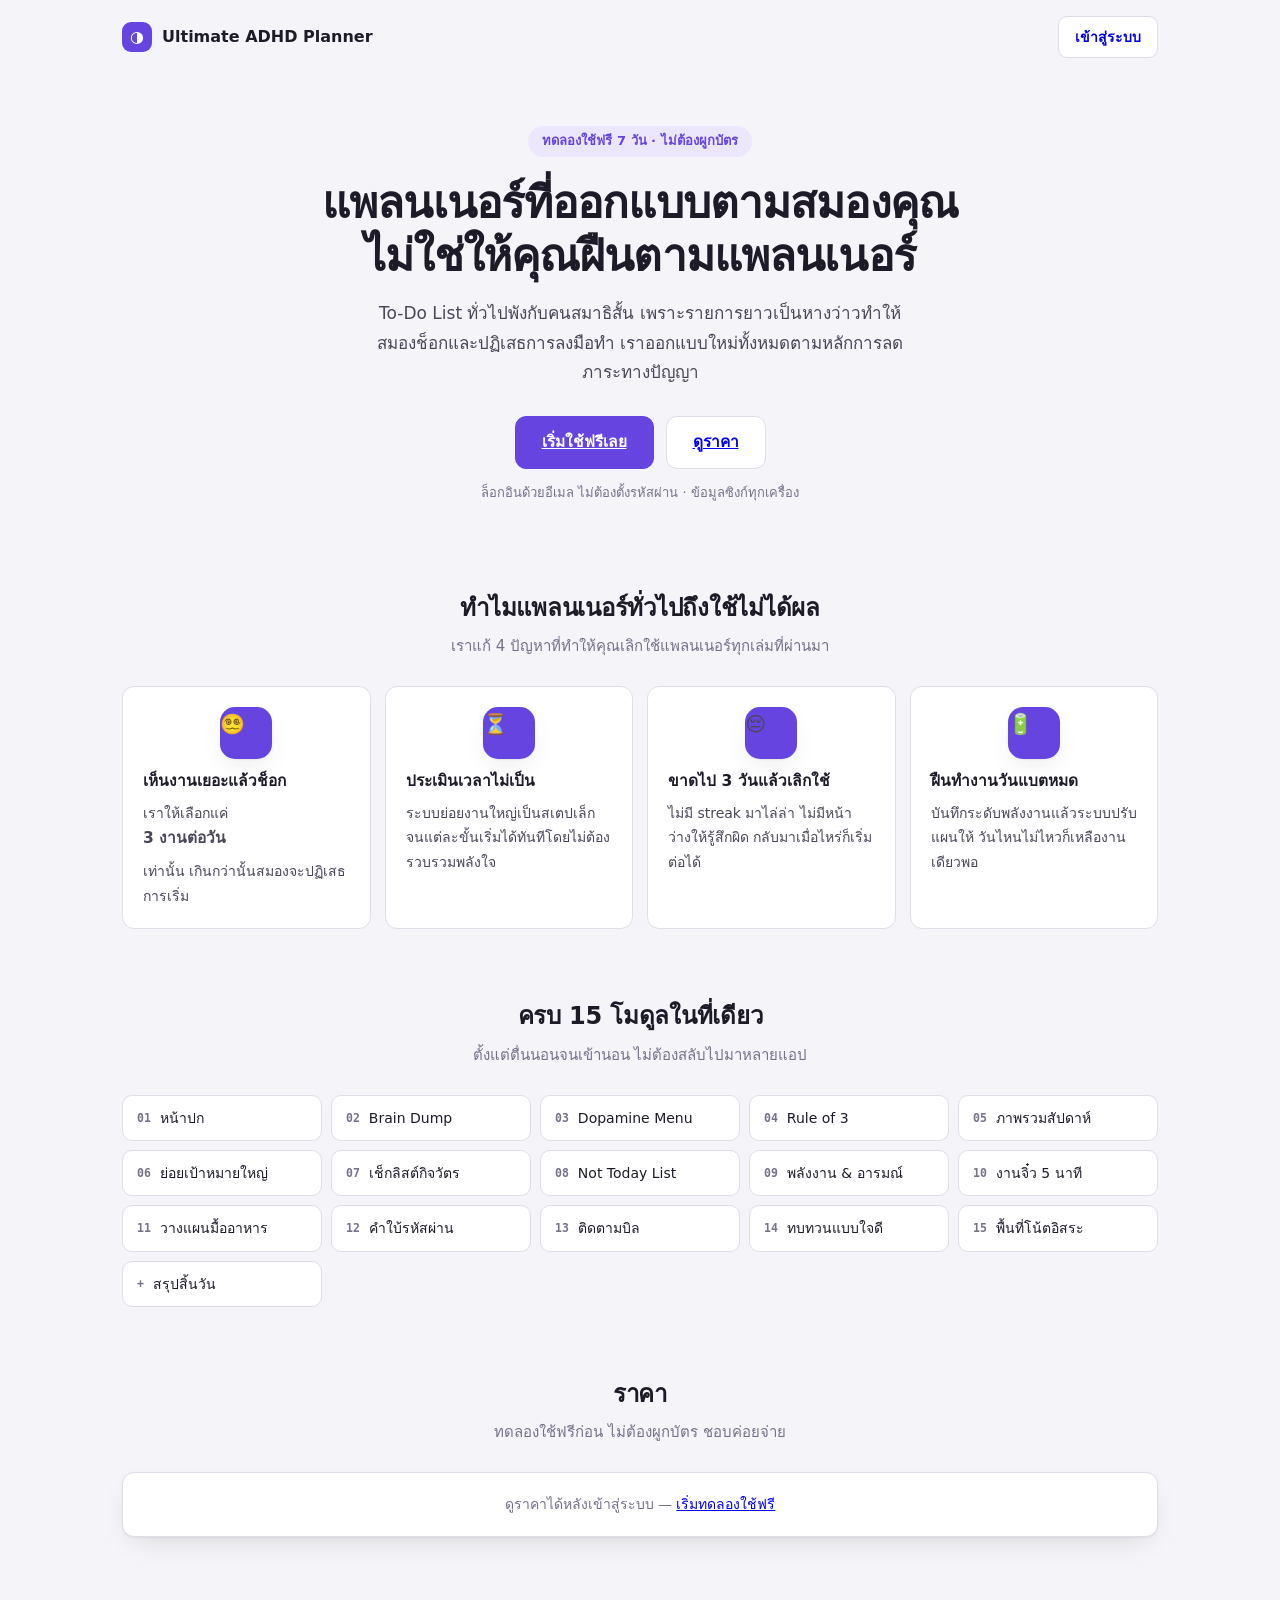
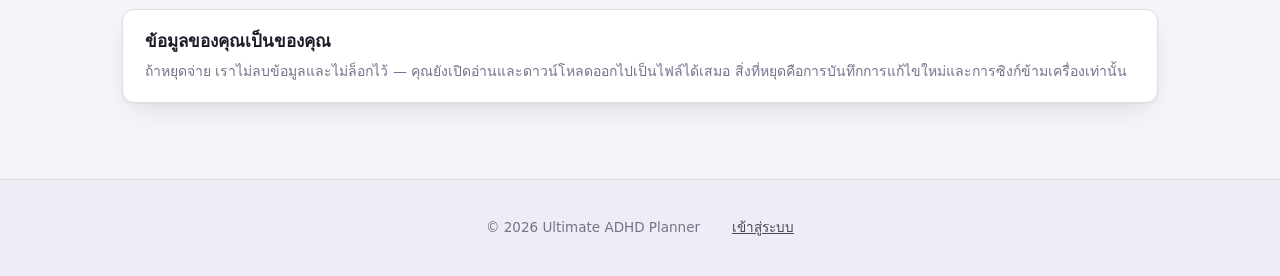
<file: index.html>
<!DOCTYPE html>
<html lang="th">
<head>
<meta charset="utf-8">
<meta name="viewport" content="width=device-width, initial-scale=1">
<title>Ultimate ADHD Planner — แพลนเนอร์สำหรับสมองที่หลุดโฟกัสง่าย</title>
<meta name="description" content="แพลนเนอร์ที่ออกแบบตามการทำงานของสมองสมาธิสั้น ครบ 15 โมดูล ซิงก์ทุกเครื่อง ทดลองใช้ฟรี">
<meta property="og:title" content="Ultimate ADHD Planner">
<meta property="og:description" content="แพลนเนอร์ที่ออกแบบตามการทำงานของสมองสมาธิสั้น — ไม่ใช่ To-Do List ธรรมดา">
<meta property="og:type" content="website">
<link rel="stylesheet" href="styles/console.css">
<link rel="icon" href="data:image/svg+xml,%3Csvg xmlns='http://www.w3.org/2000/svg' viewBox='0 0 100 100'%3E%3Ctext y='.9em' font-size='90'%3E%F0%9F%A7%A0%3C/text%3E%3C/svg%3E">
<style>
[hidden]{display:none!important}
.nav{display:flex;align-items:center;gap:14px;padding:16px 22px;max-width:1080px;margin:0 auto}
.nav .logo{display:flex;align-items:center;gap:10px;font-weight:700;font-size:16px}
.nav .logo i{width:30px;height:30px;border-radius:9px;background:var(--accent);color:var(--accent-ink);
  display:grid;place-items:center;font-style:normal;font-size:16px}
.nav a.cta{margin-inline-start:auto;text-decoration:none}

.hero{max-width:760px;margin:0 auto;padding:52px 22px 40px;text-align:center}
.hero .eyebrow{display:inline-block;background:var(--accent-soft);color:var(--accent);
  border-radius:999px;padding:5px 14px;font-size:13px;font-weight:600;margin-bottom:20px}
.hero h1{font-size:clamp(28px,5vw,44px);letter-spacing:-.02em;line-height:1.2}
.hero p.sub{font-size:17px;color:var(--ink-2);margin:16px auto 28px;max-width:560px;line-height:1.75}
.hero .actions{display:flex;gap:12px;justify-content:center;flex-wrap:wrap}
.hero .fine{margin-top:14px;font-size:13px;color:var(--muted)}
.btn.big{padding:13px 26px;font-size:15.5px;border-radius:11px}

.section{max-width:1080px;margin:0 auto;padding:36px 22px}
.section > h2{font-size:24px;text-align:center;letter-spacing:-.01em}
.section > p.lead{text-align:center;color:var(--muted);margin:10px auto 28px;max-width:600px;font-size:15px}

.pains{display:grid;grid-template-columns:repeat(auto-fit,minmax(230px,1fr));gap:14px}
.pain{background:var(--surface);border:1px solid var(--line);border-radius:var(--r);padding:20px}
.pain b{display:block;font-size:15.5px;margin-bottom:7px}
.pain span{font-size:14px;color:var(--ink-2);line-height:1.7}
.pain .mark{font-size:20px;display:block;margin-bottom:10px}

.mods{display:grid;grid-template-columns:repeat(auto-fill,minmax(168px,1fr));gap:9px}
.mod{background:var(--surface);border:1px solid var(--line);border-radius:10px;
  padding:11px 14px;font-size:14px;display:flex;gap:9px;align-items:center}
.mod b{font-family:var(--mono);font-size:11.5px;color:var(--muted);font-weight:600}

.foot{border-top:1px solid var(--line);margin-top:40px}
.foot .in{max-width:1080px;margin:0 auto;padding:26px 22px;display:flex;gap:16px;
  flex-wrap:wrap;align-items:center;font-size:13.5px;color:var(--muted)}
.foot a{color:var(--ink-2)}
</style>
</head>
<body>

<nav class="nav">
  <div class="logo"><i>◑</i> <span id="brand">Ultimate ADHD Planner</span></div>
  <a class="btn cta" href="login.html">เข้าสู่ระบบ</a>
</nav>

<header class="hero">
  <span class="eyebrow" id="trialBadge">ทดลองใช้ฟรี 7 วัน · ไม่ต้องผูกบัตร</span>
  <h1>แพลนเนอร์ที่ออกแบบตามสมองคุณ<br>ไม่ใช่ให้คุณฝืนตามแพลนเนอร์</h1>
  <p class="sub">
    To-Do List ทั่วไปพังกับคนสมาธิสั้น เพราะรายการยาวเป็นหางว่าวทำให้สมองช็อกและปฏิเสธการลงมือทำ
    เราออกแบบใหม่ทั้งหมดตามหลักการลดภาระทางปัญญา
  </p>
  <div class="actions">
    <a class="btn primary big" href="login.html">เริ่มใช้ฟรีเลย</a>
    <a class="btn big" href="#pricing">ดูราคา</a>
  </div>
  <p class="fine">ล็อกอินด้วยอีเมล ไม่ต้องตั้งรหัสผ่าน · ข้อมูลซิงก์ทุกเครื่อง</p>
</header>

<section class="section">
  <h2>ทำไมแพลนเนอร์ทั่วไปถึงใช้ไม่ได้ผล</h2>
  <p class="lead">เราแก้ 4 ปัญหาที่ทำให้คุณเลิกใช้แพลนเนอร์ทุกเล่มที่ผ่านมา</p>
  <div class="pains">
    <div class="pain"><span class="mark">😵‍💫</span>
      <b>เห็นงานเยอะแล้วช็อก</b>
      <span>เราให้เลือกแค่ <b>3 งานต่อวัน</b> เท่านั้น เกินกว่านั้นสมองจะปฏิเสธการเริ่ม</span></div>
    <div class="pain"><span class="mark">⏳</span>
      <b>ประเมินเวลาไม่เป็น</b>
      <span>ระบบย่อยงานใหญ่เป็นสเตปเล็กจนแต่ละขั้นเริ่มได้ทันทีโดยไม่ต้องรวบรวมพลังใจ</span></div>
    <div class="pain"><span class="mark">😔</span>
      <b>ขาดไป 3 วันแล้วเลิกใช้</b>
      <span>ไม่มี streak มาไล่ล่า ไม่มีหน้าว่างให้รู้สึกผิด กลับมาเมื่อไหร่ก็เริ่มต่อได้</span></div>
    <div class="pain"><span class="mark">🔋</span>
      <b>ฝืนทำงานวันแบตหมด</b>
      <span>บันทึกระดับพลังงานแล้วระบบปรับแผนให้ วันไหนไม่ไหวก็เหลืองานเดียวพอ</span></div>
  </div>
</section>

<section class="section">
  <h2>ครบ 15 โมดูลในที่เดียว</h2>
  <p class="lead">ตั้งแต่ตื่นนอนจนเข้านอน ไม่ต้องสลับไปมาหลายแอป</p>
  <div class="mods">
    <div class="mod"><b>01</b> หน้าปก</div>
    <div class="mod"><b>02</b> Brain Dump</div>
    <div class="mod"><b>03</b> Dopamine Menu</div>
    <div class="mod"><b>04</b> Rule of 3</div>
    <div class="mod"><b>05</b> ภาพรวมสัปดาห์</div>
    <div class="mod"><b>06</b> ย่อยเป้าหมายใหญ่</div>
    <div class="mod"><b>07</b> เช็กลิสต์กิจวัตร</div>
    <div class="mod"><b>08</b> Not Today List</div>
    <div class="mod"><b>09</b> พลังงาน &amp; อารมณ์</div>
    <div class="mod"><b>10</b> งานจิ๋ว 5 นาที</div>
    <div class="mod"><b>11</b> วางแผนมื้ออาหาร</div>
    <div class="mod"><b>12</b> คำใบ้รหัสผ่าน</div>
    <div class="mod"><b>13</b> ติดตามบิล</div>
    <div class="mod"><b>14</b> ทบทวนแบบใจดี</div>
    <div class="mod"><b>15</b> พื้นที่โน้ตอิสระ</div>
    <div class="mod"><b>+</b> สรุปสิ้นวัน</div>
  </div>
</section>

<section class="section" id="pricing">
  <h2>ราคา</h2>
  <p class="lead" id="pricingLead">ทดลองใช้ฟรีก่อน ไม่ต้องผูกบัตร ชอบค่อยจ่าย</p>
  <div class="plans" id="plans"><p class="loading">กำลังโหลดราคา…</p></div>
</section>

<section class="section">
  <div class="panel">
    <h2>ข้อมูลของคุณเป็นของคุณ</h2>
    <p class="lead" style="text-align:start;margin:8px 0 0;max-width:none">
      ถ้าหยุดจ่าย เราไม่ลบข้อมูลและไม่ล็อกไว้ — คุณยังเปิดอ่านและดาวน์โหลดออกไปเป็นไฟล์ได้เสมอ
      สิ่งที่หยุดคือการบันทึกการแก้ไขใหม่และการซิงก์ข้ามเครื่องเท่านั้น
    </p>
  </div>
</section>

<footer class="foot">
  <div class="in">
    <span>© <span id="year">2026</span> Ultimate ADHD Planner</span>
    <span style="flex:1"></span>
    <a href="login.html">เข้าสู่ระบบ</a>
  </div>
</footer>

<script src="config.js"></script>
<script>
/* หน้านี้เปิดได้โดยไม่ต้องล็อกอิน จึงเรียก REST ตรง ๆ ด้วย anon key
   ไม่ต้องโหลดไลบรารี Supabase ให้หน้าหนัก */
(async () => {
  const cfg = window.PLANNER_CONFIG || {};
  document.getElementById('year').textContent = new Date().getFullYear();
  if (cfg.APP_NAME) document.getElementById('brand').textContent = cfg.APP_NAME;

  const esc = v => String(v ?? '').replace(/[&<>"]/g,
    c => ({ '&': '&amp;', '<': '&lt;', '>': '&gt;', '"': '&quot;' }[c]));

  const api = async path => {
    const r = await fetch(`${cfg.SUPABASE_URL}/rest/v1/${path}`, {
      headers: { apikey: cfg.SUPABASE_ANON_KEY }
    });
    if (!r.ok) throw new Error(`HTTP ${r.status}`);
    return r.json();
  };

  // ระยะทดลองใช้ฟรี
  try {
    const s = await api('app_settings?key=eq.trial_days&select=value');
    if (s.length) {
      document.getElementById('trialBadge').textContent =
        `ทดลองใช้ฟรี ${s[0].value} วัน · ไม่ต้องผูกบัตร`;
      document.getElementById('pricingLead').textContent =
        `ทดลองใช้ฟรี ${s[0].value} วันก่อน ไม่ต้องผูกบัตร ชอบค่อยจ่าย`;
    }
  } catch (e) { console.warn('อ่านค่าทดลองใช้ไม่ได้', e); }

  // แผนราคา
  const box = document.getElementById('plans');
  try {
    const plans = await api('plans?active=is.true&select=*&order=sort');
    if (!plans.length) throw new Error('ไม่มีแผนที่เปิดขาย');
    box.innerHTML = plans.map(p => `
      <div class="plan ${p.highlight ? 'best' : ''}">
        <h3>${esc(p.label)}</h3>
        <div class="price">${Number(p.price || 0).toLocaleString('th-TH')}<small> ${esc(p.unit || '')}</small></div>
        <ul>${(p.features || []).map(f => `<li>${esc(f)}</li>`).join('')}</ul>
        <a class="btn ${p.highlight ? 'primary' : ''}" href="login.html"
           style="text-align:center;text-decoration:none">เริ่มทดลองใช้ฟรี</a>
      </div>`).join('');
  } catch (e) {
    console.warn('โหลดราคาไม่ได้', e);
    box.innerHTML = `<div class="panel" style="grid-column:1/-1;text-align:center">
      <p class="lead" style="margin:0">ดูราคาได้หลังเข้าสู่ระบบ —
        <a href="login.html">เริ่มทดลองใช้ฟรี</a></p></div>`;
  }
})();
</script>
</body>
</html>
</file>
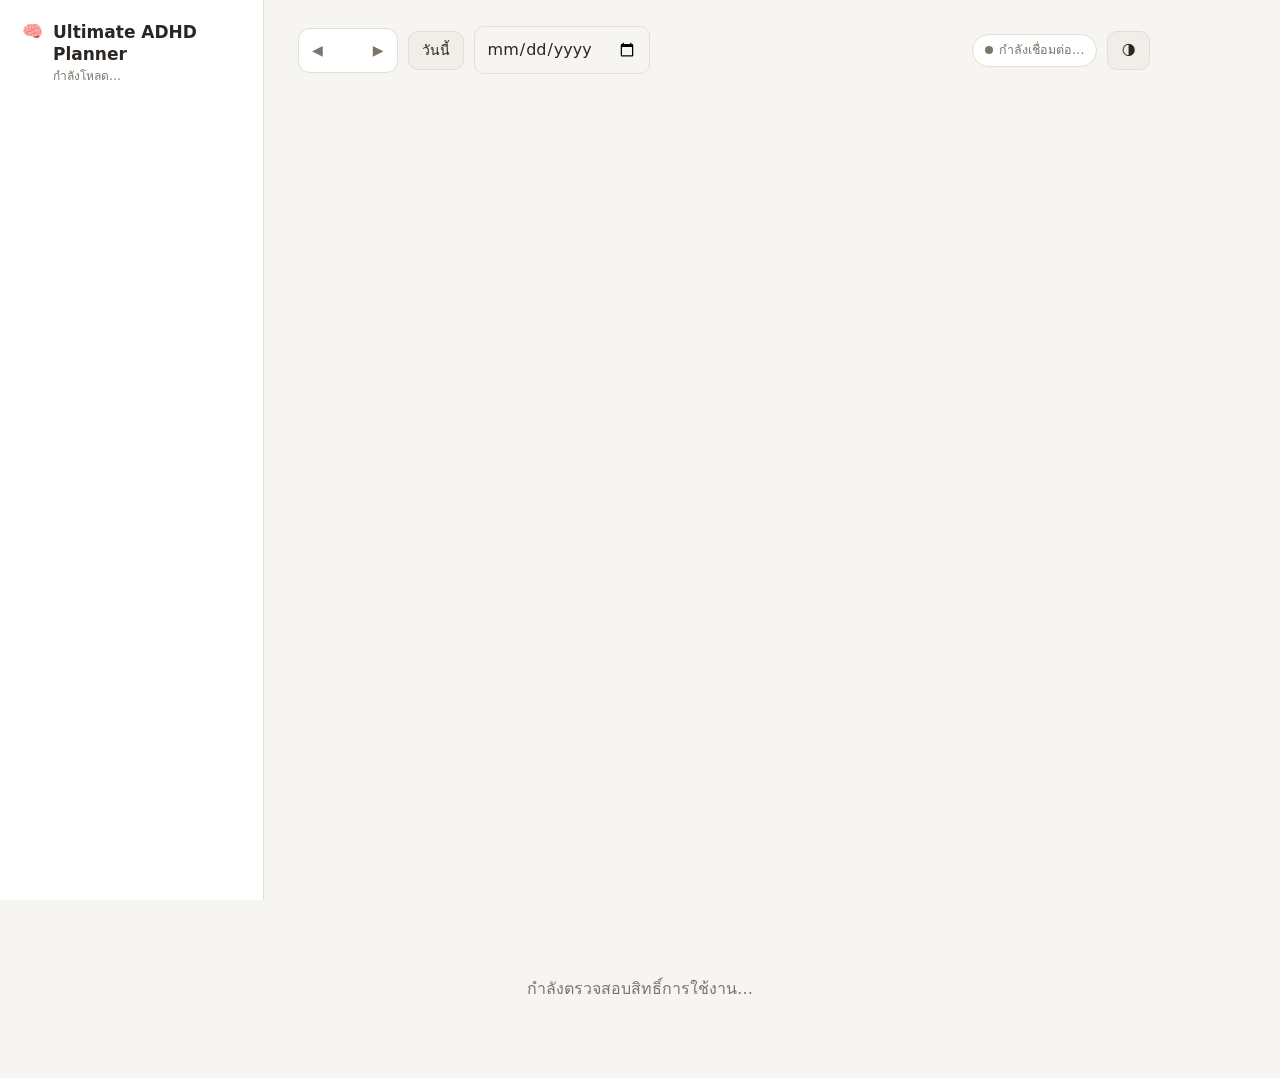
<file: app.html>
<!DOCTYPE html>
<html lang="th" data-theme="light">
<head>
<meta charset="utf-8">
<meta name="viewport" content="width=device-width, initial-scale=1">
<title>แพลนเนอร์ · Ultimate ADHD Planner</title>
<link rel="stylesheet" href="planner/styles.css">
<link rel="icon" href="data:image/svg+xml,%3Csvg xmlns='http://www.w3.org/2000/svg' viewBox='0 0 100 100'%3E%3Ctext y='.9em' font-size='90'%3E%F0%9F%A7%A0%3C/text%3E%3C/svg%3E">
<style>
/* แถบบัญชี — ใช้โทเคนสีชุดเดียวกับแพลนเนอร์ ไม่ดึง console.css มาชนกัน */
.pbar{position:sticky;top:0;z-index:60;background:var(--surface);border-bottom:1px solid var(--border);
  display:flex;align-items:center;gap:10px;flex-wrap:wrap;padding:9px 20px;font-size:14px}
.pbar a{color:var(--muted);text-decoration:none;padding:6px 11px;border-radius:9px}
.pbar a:hover{background:var(--surface-2);color:var(--text)}
.pbar a[aria-current="page"]{background:var(--accent-soft);color:var(--accent);font-weight:600}
.pbar .sp{flex:1}
.pbar img{width:28px;height:28px;border-radius:50%;object-fit:cover;background:var(--surface-2)}
.pbar .who{display:flex;align-items:center;gap:8px;font-size:13px;color:var(--muted)}
.pbar button{background:none;border:1px solid transparent;color:var(--muted);
  border-radius:9px;padding:6px 11px;font:inherit;font-size:13.5px;cursor:pointer}
.pbar button:hover{border-color:var(--border);color:var(--text)}
.pnotice{margin:0;padding:12px 20px;font-size:14px;display:flex;gap:12px;align-items:center;flex-wrap:wrap}
.pnotice.warn{background:var(--warn-soft);border-bottom:1px solid var(--warn)}
.pnotice.bad{background:var(--danger-soft);border-bottom:1px solid var(--danger)}
.pnotice .sp{flex:1;min-width:100px}
.pnotice a.cta{background:var(--accent);color:#fff;text-decoration:none;border-radius:9px;
  padding:8px 15px;font-weight:600;font-size:13.5px;white-space:nowrap}
.boot{padding:60px 20px;text-align:center;color:var(--muted)}
@media (max-width:860px){
  .pbar{padding:8px 14px;font-size:13.5px}
  .pbar .who span{display:none}
  .pnotice{padding:11px 14px}
}
</style>
</head>
<body>

<div id="bar"></div>
<div id="notice"></div>

<div class="app" id="shell" hidden>
  <nav class="sidebar">
    <div class="brand">
      🧠
      <div>Ultimate ADHD Planner<small id="ownerLabel">กำลังโหลด…</small></div>
    </div>
    <div id="nav"></div>
  </nav>

  <main class="main">
    <div class="topbar">
      <div class="datenav">
        <button class="btn ghost" data-act="date-prev" title="วันก่อนหน้า">◀</button>
        <b id="dateLabel"></b>
        <button class="btn ghost" data-act="date-next" title="วันถัดไป">▶</button>
      </div>
      <button class="btn" data-act="date-today">วันนี้</button>
      <input type="date" id="datePicker" style="width:auto">
      <div class="spacer"></div>
      <div class="sync" id="syncBadge"><i></i> กำลังเชื่อมต่อ…</div>
      <button class="btn" id="themeBtn" data-act="theme" title="สลับธีม">🌗</button>
    </div>
    <div id="panel"></div>
  </main>
</div>

<p class="boot" id="boot">กำลังตรวจสอบสิทธิ์การใช้งาน…</p>
<div class="toast" id="toast"></div>

<script src="config.js"></script>
<script type="module" src="lib/app-boot.js"></script>
</body>
</html>
</file>
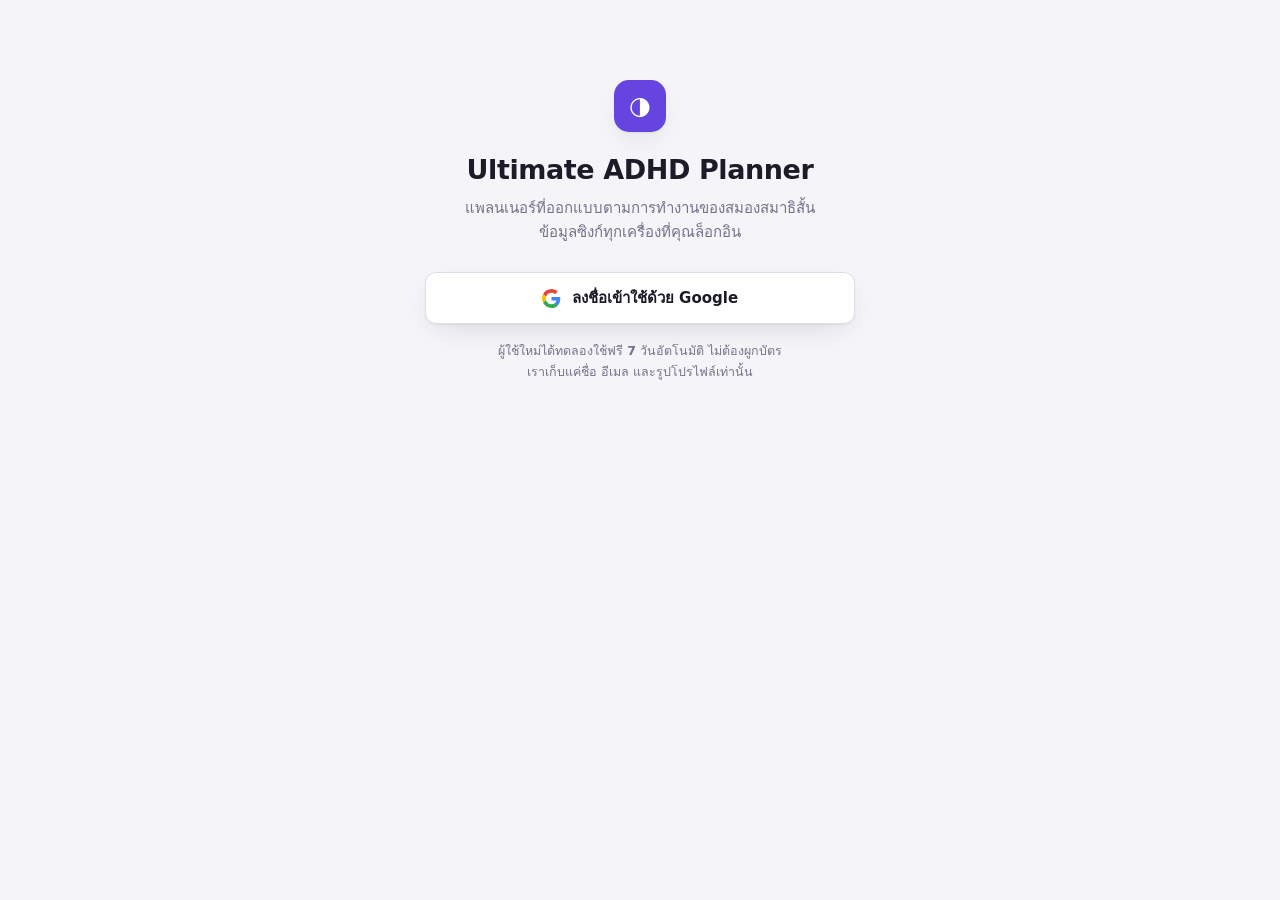
<file: login.html>
<!DOCTYPE html>
<html lang="th">
<head>
<meta charset="utf-8">
<meta name="viewport" content="width=device-width, initial-scale=1">
<title>เข้าสู่ระบบ · Ultimate ADHD Planner</title>
<link rel="stylesheet" href="styles/console.css">
<style>[hidden]{display:none!important}</style>
<link rel="icon" href="data:image/svg+xml,%3Csvg xmlns='http://www.w3.org/2000/svg' viewBox='0 0 100 100'%3E%3Ctext y='.9em' font-size='90'%3E%F0%9F%A7%A0%3C/text%3E%3C/svg%3E">
</head>
<body>
<div class="wrap">
  <div class="login">
    <div class="mark">◑</div>
    <h1 id="title">Ultimate ADHD Planner</h1>
    <p class="sub">แพลนเนอร์ที่ออกแบบตามการทำงานของสมองสมาธิสั้น<br>ข้อมูลซิงก์ทุกเครื่องที่คุณล็อกอิน</p>

    <div id="err"></div>

    <button class="gbtn" id="go">
      <svg width="19" height="19" viewBox="0 0 48 48" aria-hidden="true">
        <path fill="#EA4335" d="M24 9.5c3.5 0 6.6 1.2 9 3.6l6.7-6.7C35.6 2.6 30.2 0 24 0 14.6 0 6.5 5.4 2.6 13.2l7.8 6.1C12.3 13.2 17.7 9.5 24 9.5z"/>
        <path fill="#4285F4" d="M46.1 24.6c0-1.6-.1-3.1-.4-4.6H24v9.1h12.4c-.5 2.9-2.2 5.3-4.6 7l7.6 5.9c4.4-4.1 6.7-10.1 6.7-17.4z"/>
        <path fill="#FBBC05" d="M10.4 28.7c-.5-1.5-.8-3-.8-4.7s.3-3.2.8-4.7l-7.8-6.1C1 16.4 0 20.1 0 24s1 7.6 2.6 10.8l7.8-6.1z"/>
        <path fill="#34A853" d="M24 48c6.5 0 11.9-2.1 15.9-5.8l-7.6-5.9c-2.1 1.4-4.8 2.3-8.3 2.3-6.3 0-11.7-3.7-13.6-9.9l-7.8 6.1C6.5 42.6 14.6 48 24 48z"/>
      </svg>
      ลงชื่อเข้าใช้ด้วย Google
    </button>

    <div id="emailBox" style="margin-top:18px;text-align:start" hidden>
      <div id="divider" style="display:flex;align-items:center;gap:12px;margin:18px 0;color:var(--muted);font-size:12.5px">
        <span style="flex:1;height:1px;background:var(--line)"></span>หรือ<span style="flex:1;height:1px;background:var(--line)"></span>
      </div>
      <label class="field" for="email" style="display:block;font-size:13px;color:var(--muted);margin-bottom:6px">เข้าสู่ระบบด้วยอีเมล</label>
      <div style="display:flex;gap:8px">
        <input class="search" id="email" type="email" autocomplete="email"
               placeholder="you@example.com" style="flex:1;min-width:0">
        <button class="btn primary" id="sendLink" style="white-space:nowrap">ส่งลิงก์</button>
      </div>
      <p class="legal" style="margin-top:10px">เราจะส่งลิงก์เข้าสู่ระบบไปที่อีเมลของคุณ ไม่ต้องตั้งรหัสผ่าน</p>
    </div>

    <p class="legal">
      ผู้ใช้ใหม่ได้ทดลองใช้ฟรี <b id="trial">7</b> วันอัตโนมัติ ไม่ต้องผูกบัตร<br>
      เราเก็บแค่ชื่อ อีเมล และรูปโปรไฟล์เท่านั้น
    </p>
  </div>
</div>

<script src="config.js"></script>
<script type="module">
import { supabase, configured, configError, getSession, signInWithGoogle,
         signInWithEmail, enabledProviders, esc } from './lib/auth.js';

const cfg = window.PLANNER_CONFIG || {};
document.getElementById('title').textContent = cfg.APP_NAME || 'Ultimate ADHD Planner';
// จำนวนวันทดลองใช้อ่านจากฐานข้อมูล (แอดมินแก้ได้จากหน้า admin) ถ้าอ่านไม่ได้ใช้ค่าใน config
document.getElementById('trial').textContent = cfg.TRIAL_DAYS ?? 7;
(async () => {
  try {
    const r = await fetch(`${cfg.SUPABASE_URL}/rest/v1/app_settings?key=eq.trial_days&select=value`,
      { headers: { apikey: cfg.SUPABASE_ANON_KEY } });
    const j = await r.json();
    if (Array.isArray(j) && j.length) document.getElementById('trial').textContent = j[0].value;
  } catch { /* ใช้ค่าจาก config ต่อไป */ }
})();

const err = document.getElementById('err');
const btn = document.getElementById('go');
const next = new URLSearchParams(location.search).get('next') || 'app.html';

if (!configured) {
  configError(err);
  btn.disabled = true;
  btn.style.opacity = .5;
} else {
  // ล็อกอินอยู่แล้วก็ข้ามหน้านี้ไปเลย
  const session = await getSession();
  if (session) location.replace(next);

  btn.addEventListener('click', async () => {
    btn.disabled = true;
    btn.textContent = 'กำลังพาไปหน้า Google…';
    try {
      await signInWithGoogle(next);
    } catch (e) {
      btn.disabled = false;
      btn.textContent = 'ลองอีกครั้ง';
      err.innerHTML = `<div class="errbox"><b>ล็อกอินไม่สำเร็จ</b><code>${esc(e.message)}</code></div>`;
    }
  });

  // โชว์เฉพาะวิธีล็อกอินที่เปิดใช้งานจริงบนเซิร์ฟเวอร์
  const providers = await enabledProviders();
  if (!providers.google) {
    // ต้องสั่ง display ตรง ๆ เพราะ .gbtn ตั้ง display:flex ไว้ แอตทริบิวต์ hidden จะแพ้
    btn.style.display = 'none';
    document.getElementById('divider').hidden = true;
  }
  if (providers.email) {
    const box = document.getElementById('emailBox');
    box.hidden = false;
    const input = document.getElementById('email');
    const send = document.getElementById('sendLink');

    const submit = async () => {
      const addr = input.value.trim();
      if (!addr || !addr.includes('@')) {
        err.innerHTML = '<div class="errbox"><b>กรอกอีเมลให้ถูกต้องก่อน</b></div>';
        return;
      }
      send.disabled = true;
      send.textContent = 'กำลังส่ง…';
      try {
        await signInWithEmail(addr, next);
        err.innerHTML = `<div class="banner ok"><span class="grow">
          <b>ส่งลิงก์ไปที่ ${esc(addr)} แล้ว</b>
          เปิดอีเมลแล้วกดลิงก์เพื่อเข้าสู่ระบบ (เช็คกล่องจดหมายขยะด้วยถ้าไม่เจอ)</span></div>`;
        send.textContent = 'ส่งอีกครั้ง';
      } catch (e) {
        err.innerHTML = `<div class="errbox"><b>ส่งลิงก์ไม่สำเร็จ</b><code>${esc(e.message)}</code></div>`;
        send.textContent = 'ลองใหม่';
      } finally {
        send.disabled = false;
      }
    };

    send.addEventListener('click', submit);
    input.addEventListener('keydown', e => { if (e.key === 'Enter') submit(); });
  }
}
</script>
</body>
</html>
</file>
<file: styles/console.css>
/* ===========================================================
   Design tokens
   Ground : เทาอมม่วง (เอียงเข้าหา accent ไม่ใช่เทากลางสำเร็จรูป)
   Accent : ม่วง #6544e0 — สืบทอดจากตัวแพลนเนอร์ ใช้จุดเดียวคือสิ่งที่กดได้
   Status : เขียว/เหลือง/แดง แยกขาดจาก accent เพื่อให้ "สถานะ" อ่านได้เอง
   Type   : ฟอนต์ระบบสำหรับเนื้อความ + monospace สำหรับตัวเลข วันที่ รหัส
            (CSP ของ Artifact บล็อกฟอนต์ภายนอก และไทยไม่มี webfont ที่ปลอดภัยพอ)
   =========================================================== */
:root{
  --ground:#f5f4f8; --surface:#ffffff; --surface-2:#eeecf4; --line:#e0dde8; --line-soft:#eeecf3;
  --ink:#1e1b28; --ink-2:#4b4658; --muted:#77718a;
  --accent:#6544e0; --accent-ink:#ffffff; --accent-soft:#ece7fd; --accent-line:#c9bcf8;
  --ok:#0f7a51; --ok-soft:#dcf3e8; --warn:#9c5c00; --warn-soft:#fbeed4;
  --danger:#bb3540; --danger-soft:#fbe3e4; --neutral-soft:#e8e6ee;
  --shadow:0 1px 2px rgba(30,27,40,.06), 0 10px 30px -12px rgba(30,27,40,.18);
  --r:12px;
  --sans:"Leelawadee UI","Segoe UI",system-ui,-apple-system,"Noto Sans Thai",sans-serif;
  --mono:"Cascadia Mono",Consolas,ui-monospace,"DejaVu Sans Mono",monospace;
}
@media (prefers-color-scheme: dark){
  :root:not([data-theme="light"]){
    --ground:#121118; --surface:#1b1922; --surface-2:#25222f; --line:#312d3d; --line-soft:#272332;
    --ink:#ece9f4; --ink-2:#c0bacf; --muted:#8e879f;
    --accent:#a48bff; --accent-ink:#1a1526; --accent-soft:#2b2442; --accent-line:#4a3d78;
    --ok:#4fc793; --ok-soft:#16362a; --warn:#e0a44f; --warn-soft:#3a2c14;
    --danger:#ef7c85; --danger-soft:#3d1e22; --neutral-soft:#2b2836;
    --shadow:0 1px 2px rgba(0,0,0,.4), 0 10px 30px -12px rgba(0,0,0,.6);
  }
}
:root[data-theme="dark"]{
  --ground:#121118; --surface:#1b1922; --surface-2:#25222f; --line:#312d3d; --line-soft:#272332;
  --ink:#ece9f4; --ink-2:#c0bacf; --muted:#8e879f;
  --accent:#a48bff; --accent-ink:#1a1526; --accent-soft:#2b2442; --accent-line:#4a3d78;
  --ok:#4fc793; --ok-soft:#16362a; --warn:#e0a44f; --warn-soft:#3a2c14;
  --danger:#ef7c85; --danger-soft:#3d1e22; --neutral-soft:#2b2836;
  --shadow:0 1px 2px rgba(0,0,0,.4), 0 10px 30px -12px rgba(0,0,0,.6);
}

*,*::before,*::after{box-sizing:border-box}
body{margin:0;background:var(--ground);color:var(--ink);font-family:var(--sans);
  font-size:15px;line-height:1.6;-webkit-font-smoothing:antialiased}
h1,h2,h3{margin:0;line-height:1.3;text-wrap:balance}
button{font:inherit;color:inherit;cursor:pointer}
:focus-visible{outline:2px solid var(--accent);outline-offset:2px;border-radius:6px}
@media (prefers-reduced-motion:reduce){*{transition-duration:.01ms!important;animation:none!important}}

.wrap{max-width:1140px;margin:0 auto;padding:26px 22px 90px}
.screen[hidden]{display:none}

/* ---------- login ---------- */
.login{max-width:430px;margin:6vh auto 0;text-align:center}
.mark{width:52px;height:52px;border-radius:15px;background:var(--accent);color:var(--accent-ink);
  display:grid;place-items:center;font-size:25px;margin:0 auto 20px;box-shadow:var(--shadow)}
.login h1{font-size:27px;letter-spacing:-.015em}
.login .sub{color:var(--muted);margin:9px 0 28px;font-size:15px}
.gbtn{width:100%;display:flex;align-items:center;justify-content:center;gap:11px;
  background:var(--surface);border:1px solid var(--line);border-radius:11px;padding:13px 18px;
  font-size:15px;font-weight:600;box-shadow:var(--shadow);transition:border-color .15s,transform .08s}
.gbtn:hover{border-color:var(--accent-line)}
.gbtn:active{transform:translateY(1px)}
.legal{font-size:12.5px;color:var(--muted);margin-top:16px;line-height:1.7}

.outcomes{margin-top:44px;text-align:start}
.outcomes>h2{font-size:13px;letter-spacing:.07em;text-transform:uppercase;color:var(--muted);margin-bottom:12px}
.ocard{display:flex;gap:13px;align-items:flex-start;background:var(--surface);border:1px solid var(--line);
  border-radius:var(--r);padding:14px 16px;margin-bottom:10px}
.ocard .dot{width:9px;height:9px;border-radius:50%;margin-top:8px;flex:none}
.ocard b{display:block;font-size:14.5px}
.ocard span{font-size:13.5px;color:var(--muted)}

/* ---------- stats ---------- */
.head{display:flex;align-items:flex-end;gap:14px;flex-wrap:wrap;margin-bottom:20px}
.head h1{font-size:23px;letter-spacing:-.01em}
.head p{margin:3px 0 0;color:var(--muted);font-size:13.5px}
.stats{display:grid;grid-template-columns:repeat(4,1fr);gap:12px;margin-bottom:22px}
.stat{background:var(--surface);border:1px solid var(--line);border-radius:var(--r);padding:15px 17px}
.stat span{display:block;font-size:12.5px;color:var(--muted);letter-spacing:.02em}
.stat b{display:block;font-family:var(--mono);font-size:27px;font-weight:600;
  font-variant-numeric:tabular-nums;letter-spacing:-.02em;margin-top:5px}
.stat.alert b{color:var(--warn)}
.stat em{font-style:normal;font-size:12.5px;color:var(--muted);font-family:var(--sans)}

/* ---------- toolbar ---------- */
.tools{display:flex;gap:10px;flex-wrap:wrap;align-items:center;margin-bottom:14px}
.chips{display:flex;gap:6px;flex-wrap:wrap}
.chip{border:1px solid var(--line);background:var(--surface);border-radius:999px;padding:6px 13px;font-size:13.5px}
.chip[aria-pressed="true"]{background:var(--accent-soft);border-color:var(--accent-line);color:var(--accent);font-weight:600}
.chip .n{font-family:var(--mono);font-size:12px;opacity:.75;margin-inline-start:5px}
.search{flex:1;min-width:190px;background:var(--surface);border:1px solid var(--line);border-radius:9px;
  padding:8px 13px;font:inherit;font-size:14px;color:var(--ink)}
.search:focus{outline:none;border-color:var(--accent);box-shadow:0 0 0 3px var(--accent-soft)}

/* ---------- table ---------- */
.tablewrap{background:var(--surface);border:1px solid var(--line);border-radius:var(--r);overflow:hidden;box-shadow:var(--shadow)}
.scroll{overflow-x:auto}
table{width:100%;border-collapse:collapse;min-width:820px}
th{font-size:11.5px;letter-spacing:.07em;text-transform:uppercase;color:var(--muted);font-weight:700;
  text-align:start;padding:11px 14px;background:var(--surface-2);border-bottom:1px solid var(--line);white-space:nowrap}
td{padding:11px 14px;border-bottom:1px solid var(--line-soft);vertical-align:middle;font-size:14px}
tr:last-child td{border-bottom:0}
tbody tr{position:relative}
tbody tr:hover{background:var(--surface-2)}
td.stripe{border-inline-start:3px solid transparent;padding-inline-start:11px}
tr.s-expiring td.stripe{border-inline-start-color:var(--warn)}
tr.s-expired td.stripe,tr.s-suspended td.stripe{border-inline-start-color:var(--danger)}
.who{display:flex;align-items:center;gap:10px;min-width:210px}
.av{width:32px;height:32px;border-radius:50%;flex:none;display:grid;place-items:center;
  font-size:13px;font-weight:700;color:var(--accent-ink);background:var(--accent)}
.who b{display:block;font-weight:600;font-size:14px;line-height:1.35}
.who span{display:block;font-size:12.5px;color:var(--muted);font-family:var(--mono)}
.mono{font-family:var(--mono);font-variant-numeric:tabular-nums;font-size:13px;white-space:nowrap}
.pill{display:inline-flex;align-items:center;gap:6px;border-radius:999px;padding:3px 10px;
  font-size:12.5px;font-weight:600;white-space:nowrap}
.pill::before{content:"";width:6px;height:6px;border-radius:50%;background:currentColor}
.p-active{background:var(--ok-soft);color:var(--ok)}
.p-expiring{background:var(--warn-soft);color:var(--warn)}
.p-expired,.p-suspended{background:var(--danger-soft);color:var(--danger)}
.p-trial{background:var(--neutral-soft);color:var(--ink-2)}
.acts{display:flex;gap:5px;justify-content:flex-end}
.act{border:1px solid var(--line);background:var(--surface);border-radius:7px;padding:4px 9px;font-size:12.5px;white-space:nowrap}
.act:hover{border-color:var(--accent);color:var(--accent)}
.act.warn:hover{border-color:var(--danger);color:var(--danger)}
.none{padding:34px;text-align:center;color:var(--muted);font-size:14px}

.foot{display:flex;justify-content:space-between;align-items:center;flex-wrap:wrap;gap:10px;
  padding:11px 15px;background:var(--surface-2);border-top:1px solid var(--line);font-size:13px;color:var(--muted)}
.foot .mono{font-size:12.5px}

/* ---------- architecture ---------- */
.arch{display:grid;gap:16px}
.panel{background:var(--surface);border:1px solid var(--line);border-radius:var(--r);padding:20px 22px;box-shadow:var(--shadow)}
.panel h2{font-size:17px;margin-bottom:4px}
.panel p.lead{color:var(--muted);font-size:14px;margin:0 0 16px}
.arch svg{width:100%;height:auto;display:block}
.steps{counter-reset:s;display:grid;gap:12px;margin:0;padding:0;list-style:none}
.steps li{display:flex;gap:13px;align-items:flex-start}
.steps li::before{counter-increment:s;content:counter(s);flex:none;width:24px;height:24px;border-radius:7px;
  background:var(--accent-soft);color:var(--accent);font-family:var(--mono);font-size:12.5px;font-weight:700;
  display:grid;place-items:center;margin-top:2px}
.steps b{display:block;font-size:14.5px}
.steps span{font-size:13.5px;color:var(--muted)}
.kv{display:grid;grid-template-columns:auto 1fr;gap:8px 18px;font-size:14px;align-items:baseline}
.kv dt{color:var(--muted);font-size:13.5px;white-space:nowrap}
.kv dd{margin:0}
code{font-family:var(--mono);font-size:13px;background:var(--surface-2);border:1px solid var(--line);
  border-radius:5px;padding:1px 6px}
.warnbox{background:var(--warn-soft);border:1px solid var(--warn);border-radius:10px;padding:13px 16px;font-size:13.5px;color:var(--ink)}

.toast{position:fixed;inset-block-end:22px;inset-inline-start:50%;transform:translateX(-50%) translateY(8px);
  background:var(--ink);color:var(--ground);padding:10px 19px;border-radius:10px;font-size:14px;
  opacity:0;pointer-events:none;transition:.22s;z-index:60;box-shadow:var(--shadow)}
.toast.on{opacity:1;transform:translateX(-50%)}

@media (max-width:820px){
  .stats{grid-template-columns:repeat(2,1fr)}
  .wrap{padding:18px 14px 70px}
  .protobar{padding:10px 14px}
  .protobar .note{display:none}
  .head h1{font-size:20px}
}

/* จอแคบ: ตารางแปลงเป็นการ์ดต่อผู้ใช้ ไม่ต้องเลื่อนซ้ายขวาเพื่ออ่าน */
@media (max-width:700px){
  table{min-width:0}
  thead{display:none}
  table,tbody,tr,td{display:block;width:100%}
  tbody tr{padding:13px 15px 15px;border-bottom:1px solid var(--line);
    border-inline-start:3px solid transparent}
  tbody tr:last-child{border-bottom:0}
  tr.s-expiring{border-inline-start-color:var(--warn)}
  tr.s-expired,tr.s-suspended{border-inline-start-color:var(--danger)}
  td{border:0;padding:4px 0;display:flex;align-items:center;justify-content:space-between;gap:14px}
  td.stripe{border-inline-start:0;padding:0 0 9px}
  td[data-label]::before{content:attr(data-label);font-size:12.5px;color:var(--muted);flex:none}
  td:last-child{padding-top:11px}
  .acts{width:100%;gap:8px}
  .act{flex:1;padding:10px 8px;text-align:center;font-size:13.5px}
  .none{padding:28px 14px}
  .stat b{font-size:23px}
  .search{min-width:0}
}

/* ---------- แถบบนของแอปจริง ---------- */
.appbar{position:sticky;top:0;z-index:20;background:var(--surface);border-bottom:1px solid var(--line);
  display:flex;align-items:center;gap:12px;flex-wrap:wrap;padding:10px 22px}
.appbar .logo{display:flex;align-items:center;gap:9px;font-weight:700;font-size:15px}
.appbar .logo i{width:28px;height:28px;border-radius:8px;background:var(--accent);color:var(--accent-ink);
  display:grid;place-items:center;font-style:normal;font-size:15px}
.appbar nav{display:flex;gap:4px}
.appbar nav a{text-decoration:none;color:var(--ink-2);padding:6px 12px;border-radius:8px;font-size:14px}
.appbar nav a:hover{background:var(--surface-2)}
.appbar nav a[aria-current="page"]{background:var(--accent-soft);color:var(--accent);font-weight:600}
.me{display:flex;align-items:center;gap:9px;font-size:13.5px}
.me img{width:30px;height:30px;border-radius:50%;object-fit:cover;background:var(--surface-2)}
.me .nm{line-height:1.25}
.me .nm b{display:block;font-size:13.5px}
.me .nm span{display:block;font-size:12px;color:var(--muted);font-family:var(--mono)}

/* ---------- สถานะ / ข้อความระบบ ---------- */
.banner{border-radius:var(--r);padding:14px 18px;margin-bottom:18px;display:flex;
  gap:14px;align-items:center;flex-wrap:wrap;font-size:14px}
.banner.warn{background:var(--warn-soft);border:1px solid var(--warn)}
.banner.bad{background:var(--danger-soft);border:1px solid var(--danger)}
.banner.ok{background:var(--ok-soft);border:1px solid var(--ok)}
.banner b{display:block}
.banner .grow{flex:1;min-width:120px}
.btn{border:1px solid var(--line);background:var(--surface);border-radius:9px;
  padding:9px 16px;font-size:14px;font-weight:600;white-space:nowrap}
.btn:hover{border-color:var(--accent);color:var(--accent)}
.btn.primary{background:var(--accent);border-color:var(--accent);color:var(--accent-ink)}
.btn.primary:hover{filter:brightness(1.08);color:var(--accent-ink)}
.btn.quiet{background:none;border-color:transparent;color:var(--muted);font-weight:400}
.btn.quiet:hover{color:var(--ink);border-color:var(--line)}

/* ---------- หน้าแผนราคา ---------- */
.plans{display:grid;grid-template-columns:repeat(3,1fr);gap:14px;margin-top:22px}
.plan{background:var(--surface);border:1px solid var(--line);border-radius:var(--r);padding:22px;
  display:flex;flex-direction:column;gap:6px;box-shadow:var(--shadow)}
.plan.best{border-color:var(--accent);position:relative}
.plan.best::after{content:"คุ้มที่สุด";position:absolute;top:-11px;inset-inline-start:20px;
  background:var(--accent);color:var(--accent-ink);font-size:11.5px;font-weight:700;
  border-radius:999px;padding:3px 11px}
.plan h3{font-size:16px}
.plan .price{font-family:var(--mono);font-size:31px;font-weight:600;letter-spacing:-.02em;
  font-variant-numeric:tabular-nums}
.plan .price small{font-family:var(--sans);font-size:13px;font-weight:400;color:var(--muted);letter-spacing:0}
.plan ul{list-style:none;margin:10px 0 18px;padding:0;display:grid;gap:7px;font-size:13.5px;color:var(--ink-2)}
.plan ul li::before{content:"✓";color:var(--ok);font-weight:700;margin-inline-end:8px}
.plan .btn{margin-top:auto;width:100%;text-align:center}

/* ---------- สถานะโหลด / ว่าง ---------- */
.loading{padding:50px;text-align:center;color:var(--muted);font-size:14px}
.errbox{background:var(--danger-soft);border:1px solid var(--danger);border-radius:var(--r);
  padding:16px 19px;font-size:14px;margin-bottom:18px}
.errbox b{display:block;margin-bottom:4px}
.errbox code{background:transparent;border:0;padding:0;word-break:break-all}

@media (max-width:820px){
  .appbar{padding:10px 14px;gap:9px}
  .me .nm{display:none}
  .plans{grid-template-columns:1fr}
}
</file>
<file: planner/styles.css>
/* ===== Ultimate ADHD Planner — Web App ===== */
:root{
  --bg:#f7f5f2; --surface:#ffffff; --surface-2:#f1eee9; --border:#e2ddd5;
  --text:#2b2622; --muted:#7d746b; --accent:#7c5cff; --accent-soft:#ede9ff;
  --ok:#2e9e6b; --ok-soft:#e3f5ec; --warn:#d98324; --warn-soft:#fdf0e2;
  --danger:#d2544a; --water:#38a3d1; --radius:14px;
  --shadow:0 1px 2px rgba(43,38,34,.05), 0 8px 24px rgba(43,38,34,.05);
  --font:"Sarabun","Noto Sans Thai","Leelawadee UI","Segoe UI",system-ui,-apple-system,sans-serif;
}
/* โทเคนธีมมืด — ประกาศซ้ำ 2 ที่ เพื่อรองรับผู้ชมทั้ง 3 สถานะ
   (auto ตามระบบ / เลือกสว่างเอง / เลือกมืดเอง) */
@media (prefers-color-scheme: dark){
  :root:not([data-theme="light"]){
    --bg:#16151a; --surface:#1f1e25; --surface-2:#282730; --border:#35333d;
    --text:#eceaf2; --muted:#9b96a8; --accent:#a48bff; --accent-soft:#2c2545;
    --ok:#4cc98d; --ok-soft:#1c3a2c; --warn:#e5a45c; --warn-soft:#3a2e1d;
    --danger:#ec7b71; --water:#5fbde6;
    --shadow:0 1px 2px rgba(0,0,0,.3), 0 8px 24px rgba(0,0,0,.25);
  }
}
:root[data-theme="dark"]{
  --bg:#16151a; --surface:#1f1e25; --surface-2:#282730; --border:#35333d;
  --text:#eceaf2; --muted:#9b96a8; --accent:#a48bff; --accent-soft:#2c2545;
  --ok:#4cc98d; --ok-soft:#1c3a2c; --warn:#e5a45c; --warn-soft:#3a2e1d;
  --danger:#ec7b71; --water:#5fbde6;
  --shadow:0 1px 2px rgba(0,0,0,.3), 0 8px 24px rgba(0,0,0,.25);
}
*,*::before,*::after{box-sizing:border-box}
html,body{margin:0;padding:0}
body{
  background:var(--bg); color:var(--text); font-family:var(--font);
  font-size:16px; line-height:1.65; -webkit-font-smoothing:antialiased;
}
button,input,textarea,select{font:inherit;color:inherit}
h1,h2,h3{line-height:1.35;margin:0}

/* ---------- Layout ---------- */
.app{display:grid;grid-template-columns:264px minmax(0,1fr);min-height:100vh}
.sidebar{
  background:var(--surface);border-inline-end:1px solid var(--border);
  padding:20px 14px;position:sticky;top:0;height:100vh;overflow-y:auto;min-width:0;
}
.brand{display:flex;align-items:flex-start;gap:10px;padding:0 8px 16px;font-weight:700;font-size:17px;line-height:1.3}
.brand>div{padding-top:1px}
.brand small{display:block;font-weight:400;font-size:12px;color:var(--muted);margin-top:3px;line-height:1.4}
.navgroup{margin-top:18px}
.navgroup>span{
  display:block;padding:0 10px 6px;font-size:11px;font-weight:700;
  letter-spacing:.08em;text-transform:uppercase;color:var(--muted);
}
.navbtn{
  display:flex;align-items:center;gap:9px;width:100%;text-align:start;
  background:none;border:0;padding:8px 10px;border-radius:10px;cursor:pointer;
  font-size:14.5px;color:var(--text);transition:background .12s;
}
.navbtn:hover{background:var(--surface-2)}
.navbtn.active{background:var(--accent-soft);color:var(--accent);font-weight:600}
.navbtn .num{font-size:11px;color:var(--muted);min-width:18px;font-variant-numeric:tabular-nums}
.navbtn.active .num{color:var(--accent)}

.main{padding:26px 34px 80px;max-width:920px;width:100%;min-width:0}
.topbar{display:flex;flex-wrap:wrap;align-items:center;gap:10px;margin-bottom:24px}
.datenav{display:flex;align-items:center;gap:6px;background:var(--surface);
  border:1px solid var(--border);border-radius:12px;padding:4px}
.datenav b{padding:0 10px;font-size:15px;font-variant-numeric:tabular-nums}
.spacer{flex:1}

/* ---------- Bits ---------- */
.card{background:var(--surface);border:1px solid var(--border);border-radius:var(--radius);
  padding:20px;box-shadow:var(--shadow);margin-bottom:18px}
.card>h2{font-size:19px;display:flex;align-items:center;gap:9px;margin-bottom:4px}
.hint{color:var(--muted);font-size:14px;margin:0 0 14px}
.row{display:flex;gap:10px;align-items:center;flex-wrap:wrap}
.grid2{display:grid;grid-template-columns:1fr 1fr;gap:12px}
.pill{background:var(--surface-2);border-radius:999px;padding:3px 11px;font-size:13px;color:var(--muted)}

button.btn{background:var(--surface-2);border:1px solid var(--border);border-radius:10px;
  padding:7px 13px;cursor:pointer;font-size:14px;transition:.12s}
button.btn:hover{border-color:var(--accent);color:var(--accent)}
button.btn.primary{background:var(--accent);border-color:var(--accent);color:#fff}
button.btn.primary:hover{filter:brightness(1.08);color:#fff}
button.btn.ghost{background:none;border-color:transparent;color:var(--muted);padding:5px 8px}
button.btn.ghost:hover{color:var(--danger);border-color:transparent}
button.icon{background:none;border:0;cursor:pointer;color:var(--muted);font-size:16px;padding:4px 6px;border-radius:8px}
button.icon:hover{background:var(--surface-2);color:var(--danger)}

input[type=text],input[type=number],input[type=date],textarea,select{
  width:100%;background:var(--bg);border:1px solid var(--border);border-radius:10px;
  padding:9px 12px;outline:none;transition:.12s}
input:focus,textarea:focus,select:focus{border-color:var(--accent);box-shadow:0 0 0 3px var(--accent-soft)}
textarea{resize:vertical;min-height:110px;line-height:1.7}
label.field{display:block;font-size:13px;color:var(--muted);margin-bottom:4px}

/* checkbox */
.chk{appearance:none;-webkit-appearance:none;width:22px;height:22px;flex:0 0 22px;
  border:2px solid var(--border);border-radius:7px;cursor:pointer;position:relative;
  background:var(--bg);transition:.12s}
.chk:hover{border-color:var(--accent)}
.chk:checked{background:var(--ok);border-color:var(--ok)}
.chk:checked::after{
  content:"";position:absolute;inset:2px;
  background:no-repeat center/12px;
  background-image:url("data:image/svg+xml,%3Csvg xmlns='http://www.w3.org/2000/svg' viewBox='0 0 16 16' fill='none' stroke='white' stroke-width='2.6' stroke-linecap='round' stroke-linejoin='round'%3E%3Cpath d='M3 8.5l3.2 3.2L13 5'/%3E%3C/svg%3E");
}
.done{text-decoration:line-through;opacity:.5}

/* ---------- Module specifics ---------- */
.focus{border:1px solid var(--border);border-radius:12px;padding:14px;margin-bottom:12px;background:var(--bg)}
.focus.rank1{border-inline-start:4px solid var(--accent)}
.focus.rank2{border-inline-start:4px solid var(--warn)}
.focus.rank3{border-inline-start:4px solid var(--border)}
.focus .head{display:flex;gap:10px;align-items:center}
.focus .head input[type=text]{border:0;background:none;font-weight:600;font-size:16px;padding:4px 2px}
.focus .head input:focus{box-shadow:none;border-bottom:1px solid var(--accent);border-radius:0}
.steps{margin:8px 0 0 32px;display:flex;flex-direction:column;gap:6px}
.steps .row input[type=text]{border:0;background:none;padding:3px 2px;font-size:14.5px}
.steps .row input:focus{box-shadow:none;border-bottom:1px solid var(--border);border-radius:0}
.rank{font-size:11px;font-weight:700;letter-spacing:.06em;color:var(--muted)}

.water{display:flex;gap:8px;flex-wrap:wrap}
.cup{width:34px;height:40px;border:2px solid var(--border);border-radius:5px 5px 12px 12px;
  cursor:pointer;background:var(--bg);display:grid;place-items:center;font-size:16px;transition:.12s}
.cup.on{background:var(--water);border-color:var(--water)}

.choice{display:flex;gap:8px;flex-wrap:wrap}
.choice button{border:1px solid var(--border);background:var(--bg);border-radius:999px;
  padding:8px 15px;cursor:pointer;font-size:14.5px;transition:.12s}
.choice button:hover{border-color:var(--accent)}
.choice button.sel{background:var(--accent-soft);border-color:var(--accent);color:var(--accent);font-weight:600}

table{width:100%;border-collapse:collapse;font-size:14.5px}
th,td{padding:9px 8px;border-bottom:1px solid var(--border);text-align:start;vertical-align:middle}
th{font-size:12px;color:var(--muted);font-weight:700;text-transform:uppercase;letter-spacing:.05em}
td.c,th.c{text-align:center}
td input[type=text],td input[type=number]{border:0;background:none;padding:4px 6px}
td input:focus{background:var(--bg);border-radius:6px}

.tier{border:1px solid var(--border);border-radius:12px;padding:14px;background:var(--bg);margin-bottom:12px}
.tier h3{font-size:15px;margin-bottom:8px}
.reward{display:flex;align-items:center;gap:8px;padding:5px 0}
.reward span{flex:1}
.claim{background:var(--ok-soft);color:var(--ok);border:1px solid transparent;border-radius:8px;
  padding:4px 11px;cursor:pointer;font-size:13px;font-weight:600}
.claim:hover{border-color:var(--ok)}

.bar{height:8px;background:var(--surface-2);border-radius:99px;overflow:hidden;margin:8px 0}
.bar>i{display:block;height:100%;background:var(--ok);border-radius:99px;transition:width .3s}

.list-item{display:flex;align-items:center;gap:9px;padding:7px 0;border-bottom:1px solid var(--border)}
.list-item:last-child{border-bottom:0}
.list-item span{flex:1}
.empty{color:var(--muted);font-size:14px;font-style:italic;padding:10px 0}

.carry{background:var(--warn-soft);border:1px solid var(--warn);border-radius:12px;padding:12px 14px;margin-bottom:16px}
.carry h3{font-size:14px;color:var(--warn);margin-bottom:6px}
.carry .list-item{border-color:rgba(0,0,0,.06)}

.mini{display:flex;gap:6px;margin-top:14px}
.mini .d{flex:1;text-align:center;background:var(--bg);border:1px solid var(--border);
  border-radius:10px;padding:8px 2px;font-size:12px;color:var(--muted)}
.mini .d b{display:block;font-size:19px;line-height:1.4}
.mini .d.today{border-color:var(--accent)}

.note{background:var(--warn-soft);border:1px solid var(--warn);color:var(--text);
  border-radius:10px;padding:10px 13px;font-size:13.5px;margin-bottom:14px}
.stat{display:flex;gap:14px;flex-wrap:wrap;margin-top:6px}
.stat .s{background:var(--bg);border:1px solid var(--border);border-radius:12px;padding:12px 16px;min-width:104px}
.stat .s b{display:block;font-size:24px;line-height:1.3}
.stat .s span{font-size:12.5px;color:var(--muted)}

.toast{position:fixed;inset-block-end:24px;inset-inline-start:50%;transform:translateX(-50%);
  background:var(--text);color:var(--bg);padding:11px 20px;border-radius:12px;font-size:14.5px;
  box-shadow:var(--shadow);opacity:0;pointer-events:none;transition:.25s;z-index:50}
.toast.show{opacity:1;transform:translateX(-50%) translateY(-6px)}

/* ---------- Responsive ---------- */
@media (max-width:860px){
  .app{grid-template-columns:minmax(0,1fr)}

  /* เมนูกลายเป็นแถบแนวนอนแถวเดียวที่ปักบนสุด — ไม่กินพื้นที่ก่อนถึงเนื้อหา */
  .sidebar{position:sticky;top:0;z-index:30;height:auto;overflow:visible;
    padding:9px 0 7px;border-inline-end:0;border-block-end:1px solid var(--border);display:block}
  .brand{padding:0 14px 7px;font-size:15px;gap:8px}
  .brand small{font-size:11px;margin-top:1px}
  #nav{display:flex;gap:6px;min-width:0;overflow-x:auto;padding:0 14px 2px;
    scrollbar-width:none;-webkit-overflow-scrolling:touch;overscroll-behavior-x:contain}
  #nav::-webkit-scrollbar{display:none}
  .navgroup{display:flex;gap:6px;margin:0;flex:none;
    padding-inline-start:8px;border-inline-start:1px solid var(--border)}
  .navgroup:first-child{padding-inline-start:0;border-inline-start:0}
  .navgroup>span{display:none}
  .navbtn{width:auto;flex:none;white-space:nowrap;padding:8px 13px;font-size:13.5px;background:var(--surface-2)}
  .navbtn .num{display:none}

  .main{padding:16px 14px 60px}
  .topbar{gap:8px;margin-bottom:18px}
  .datenav{flex:1 1 auto;justify-content:space-between}
  .datenav b{font-size:14px}
  #datePicker{flex:1 1 128px;min-width:0;width:auto}
  .sync{font-size:11.5px;padding:4px 10px}
  .grid2{grid-template-columns:1fr}

  /* พื้นที่กดบนจอสัมผัส — ทุกปุ่มต้องสูงอย่างน้อย 36px */
  .chk{width:32px;height:32px;flex-basis:32px;border-radius:9px}
  .chk:checked::after{background-size:16px}
  .cup{width:38px;height:44px}
  button.btn{padding:9px 14px;min-height:38px}
  button.btn.ghost{padding:8px 12px;min-height:38px}
  button.icon{padding:8px 11px;min-height:38px;min-width:38px}
  .datenav{padding:3px}
  .datenav button.btn.ghost{min-width:42px}
  .choice button{padding:10px 16px;min-height:42px}
  .claim{padding:8px 14px;min-height:38px}
  .steps{margin-inline-start:20px}
}

/* ตารางกว้าง ๆ เลื่อนในกล่องตัวเอง ไม่ทำให้ทั้งหน้าเลื่อนซ้ายขวา */
.tscroll{overflow-x:auto;-webkit-overflow-scrolling:touch}
@media (max-width:860px){
  .tscroll table{min-width:500px}
  .tscroll{margin-inline:-4px;padding-inline:4px}
}
@media print{
  .sidebar,.topbar,button{display:none!important}
  .card{break-inside:avoid;box-shadow:none}
}

/* ---------- สถานะการซิงก์ (เฉพาะเวอร์ชันบนเว็บ) ---------- */
.sync{display:flex;align-items:center;gap:6px;font-size:12.5px;color:var(--muted);
  background:var(--surface);border:1px solid var(--border);border-radius:999px;padding:5px 12px}
.sync i{width:8px;height:8px;border-radius:50%;background:var(--muted);display:block;font-style:normal}
.sync.on i{background:var(--ok)}
.sync.local i{background:var(--warn)}

@media (prefers-reduced-motion:reduce){
  *,*::before,*::after{transition-duration:.01ms!important;animation-duration:.01ms!important}
}
</file>
